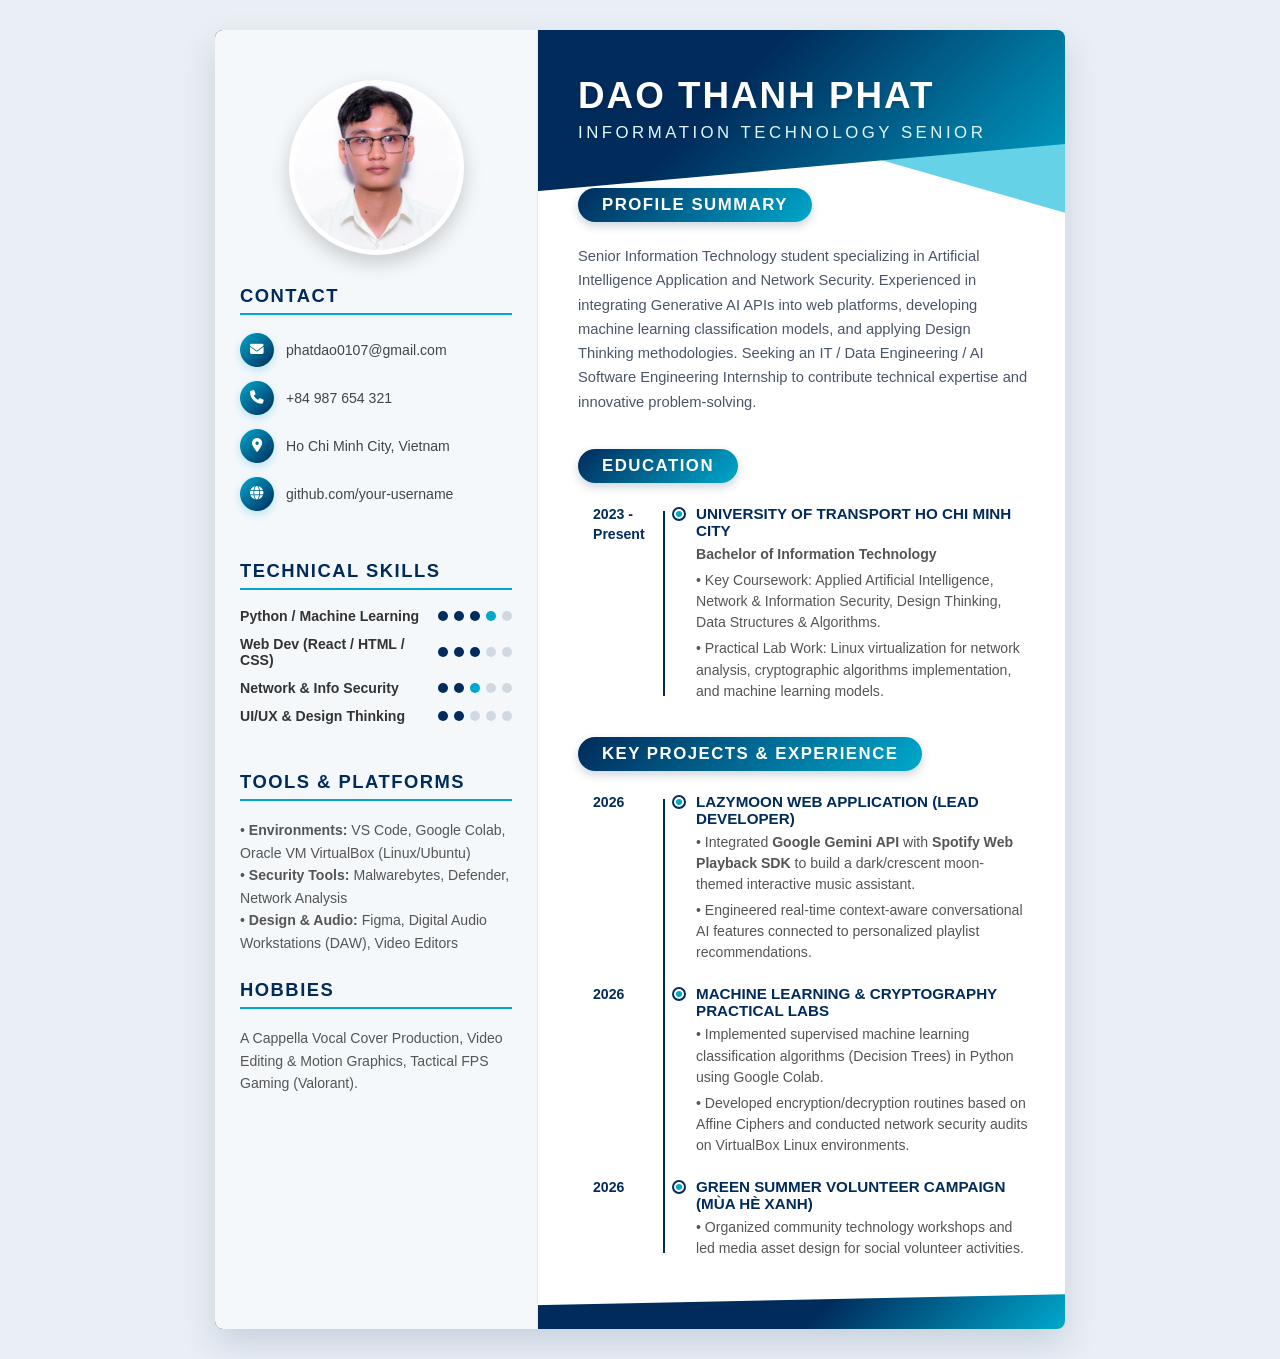
<file: index.html>
<!DOCTYPE html>
<html lang="en">
<head>
  <meta charset="UTF-8">
  <meta name="viewport" content="width=device-width, initial-scale=1.0">
  <title>Dao Thanh Phat - Software & AI Developer Resume</title>
  <!-- Font Awesome Icons -->
  <link rel="stylesheet" href="https://cdnjs.cloudflare.com/ajax/libs/font-awesome/6.4.0/css/all.min.css">
  <!-- CSS External File -->
  <link rel="stylesheet" href="style.css">
</head>
<body>

  <div class="cv-container">
    <!-- Top & Bottom Decorative Shapes -->
    <div class="bg-shape-1"></div>
    <div class="bg-shape-2"></div>

    <div class="cv-content">
      <!-- LEFT COLUMN -->
      <div class="left-col">
        <!-- Profile Image -->
        <div class="avatar-wrapper">
          <img src="avatar.jpg" alt="Dao Thanh Phat">
        </div>

        <!-- CONTACT INFO -->
        <h2 class="section-title-left">CONTACT</h2>
        <ul class="contact-list">
          <li class="contact-item">
            <div class="contact-icon"><i class="fa-solid fa-envelope"></i></div>
            <span>phatdao0107@gmail.com</span>
          </li>
          <li class="contact-item">
            <div class="contact-icon"><i class="fa-solid fa-phone"></i></div>
            <span>+84 987 654 321</span>
          </li>
          <li class="contact-item">
            <div class="contact-icon"><i class="fa-solid fa-location-dot"></i></div>
            <span>Ho Chi Minh City, Vietnam</span>
          </li>
          <li class="contact-item">
            <div class="contact-icon"><i class="fa-solid fa-globe"></i></div>
            <span>github.com/your-username</span>
          </li>
        </ul>

        <!-- TECHNICAL SKILLS -->
        <h2 class="section-title-left">TECHNICAL SKILLS</h2>
        <div class="skills-list">
          <div class="skill-item">
            <span>Python / Machine Learning</span>
            <div class="dots">
              <span class="dot active"></span>
              <span class="dot active"></span>
              <span class="dot active"></span>
              <span class="dot active-cyan"></span>
              <span class="dot"></span>
            </div>
          </div>
          <div class="skill-item">
            <span>Web Dev (React / HTML / CSS)</span>
            <div class="dots">
              <span class="dot active"></span>
              <span class="dot active"></span>
              <span class="dot active"></span>
              <span class="dot"></span>
              <span class="dot"></span>
            </div>
          </div>
          <div class="skill-item">
            <span>Network & Info Security</span>
            <div class="dots">
              <span class="dot active"></span>
              <span class="dot active"></span>
              <span class="dot active-cyan"></span>
              <span class="dot"></span>
              <span class="dot"></span>
            </div>
          </div>
          <div class="skill-item">
            <span>UI/UX & Design Thinking</span>
            <div class="dots">
              <span class="dot active"></span>
              <span class="dot active"></span>
              <span class="dot"></span>
              <span class="dot"></span>
              <span class="dot"></span>
            </div>
          </div>
        </div>

        <!-- TOOLS & ENVIRONMENTS -->
        <h2 class="section-title-left">TOOLS & PLATFORMS</h2>
        <p class="hobbies-text">
          • <b>Environments:</b> VS Code, Google Colab, Oracle VM VirtualBox (Linux/Ubuntu)<br>
          • <b>Security Tools:</b> Malwarebytes, Defender, Network Analysis<br>
          • <b>Design & Audio:</b> Figma, Digital Audio Workstations (DAW), Video Editors
        </p>

        <!-- HOBBIES -->
        <h2 class="section-title-left" style="margin-top: 25px;">HOBBIES</h2>
        <p class="hobbies-text">
          A Cappella Vocal Cover Production, Video Editing & Motion Graphics, Tactical FPS Gaming (Valorant).
        </p>
      </div>

      <!-- RIGHT COLUMN -->
      <div class="right-col">
        <!-- Header Info -->
        <div class="header-info">
          <h1>DAO THANH PHAT</h1>
          <h2>INFORMATION TECHNOLOGY SENIOR</h2>
        </div>

        <!-- OBJECTIVE / ABOUT ME -->
        <div class="section-block">
          <div class="pill-title">PROFILE SUMMARY</div>
          <p class="about-text">
            Senior Information Technology student specializing in Artificial Intelligence Application and Network Security. Experienced in integrating Generative AI APIs into web platforms, developing machine learning classification models, and applying Design Thinking methodologies. Seeking an IT / Data Engineering / AI Software Engineering Internship to contribute technical expertise and innovative problem-solving.
          </p>
        </div>

        <!-- EDUCATION -->
        <div class="section-block">
          <div class="pill-title">EDUCATION</div>
          <div class="timeline">
            <div class="timeline-item">
              <div class="timeline-year">2023 - Present</div>
              <div class="timeline-dot"></div>
              <div class="timeline-content">
                <h3>University of Transport Ho Chi Minh City</h3>
                <p><b>Bachelor of Information Technology</b></p>
                <p>• Key Coursework: Applied Artificial Intelligence, Network & Information Security, Design Thinking, Data Structures & Algorithms.</p>
                <p>• Practical Lab Work: Linux virtualization for network analysis, cryptographic algorithms implementation, and machine learning models.</p>
              </div>
            </div>
          </div>
        </div>

        <!-- PROJECTS & EXPERIENCE -->
        <div class="section-block">
          <div class="pill-title">KEY PROJECTS & EXPERIENCE</div>
          <div class="timeline">

            <div class="timeline-item">
              <div class="timeline-year">2026</div>
              <div class="timeline-dot"></div>
              <div class="timeline-content">
                <h3>LazyMoon Web Application (Lead Developer)</h3>
                <p>• Integrated <b>Google Gemini API</b> with <b>Spotify Web Playback SDK</b> to build a dark/crescent moon-themed interactive music assistant.</p>
                <p>• Engineered real-time context-aware conversational AI features connected to personalized playlist recommendations.</p>
              </div>
            </div>

            <div class="timeline-item">
              <div class="timeline-year">2026</div>
              <div class="timeline-dot"></div>
              <div class="timeline-content">
                <h3>Machine Learning & Cryptography Practical Labs</h3>
                <p>• Implemented supervised machine learning classification algorithms (Decision Trees) in Python using Google Colab.</p>
                <p>• Developed encryption/decryption routines based on Affine Ciphers and conducted network security audits on VirtualBox Linux environments.</p>
              </div>
            </div>

            <div class="timeline-item">
              <div class="timeline-year">2026</div>
              <div class="timeline-dot"></div>
              <div class="timeline-content">
                <h3>Green Summer Volunteer Campaign (Mùa Hè Xanh)</h3>
                <p>• Organized community technology workshops and led media asset design for social volunteer activities.</p>
              </div>
            </div>

          </div>
        </div>

      </div>
    </div>

    <div class="bg-footer"></div>
  </div>

</body>
</html>
</file>
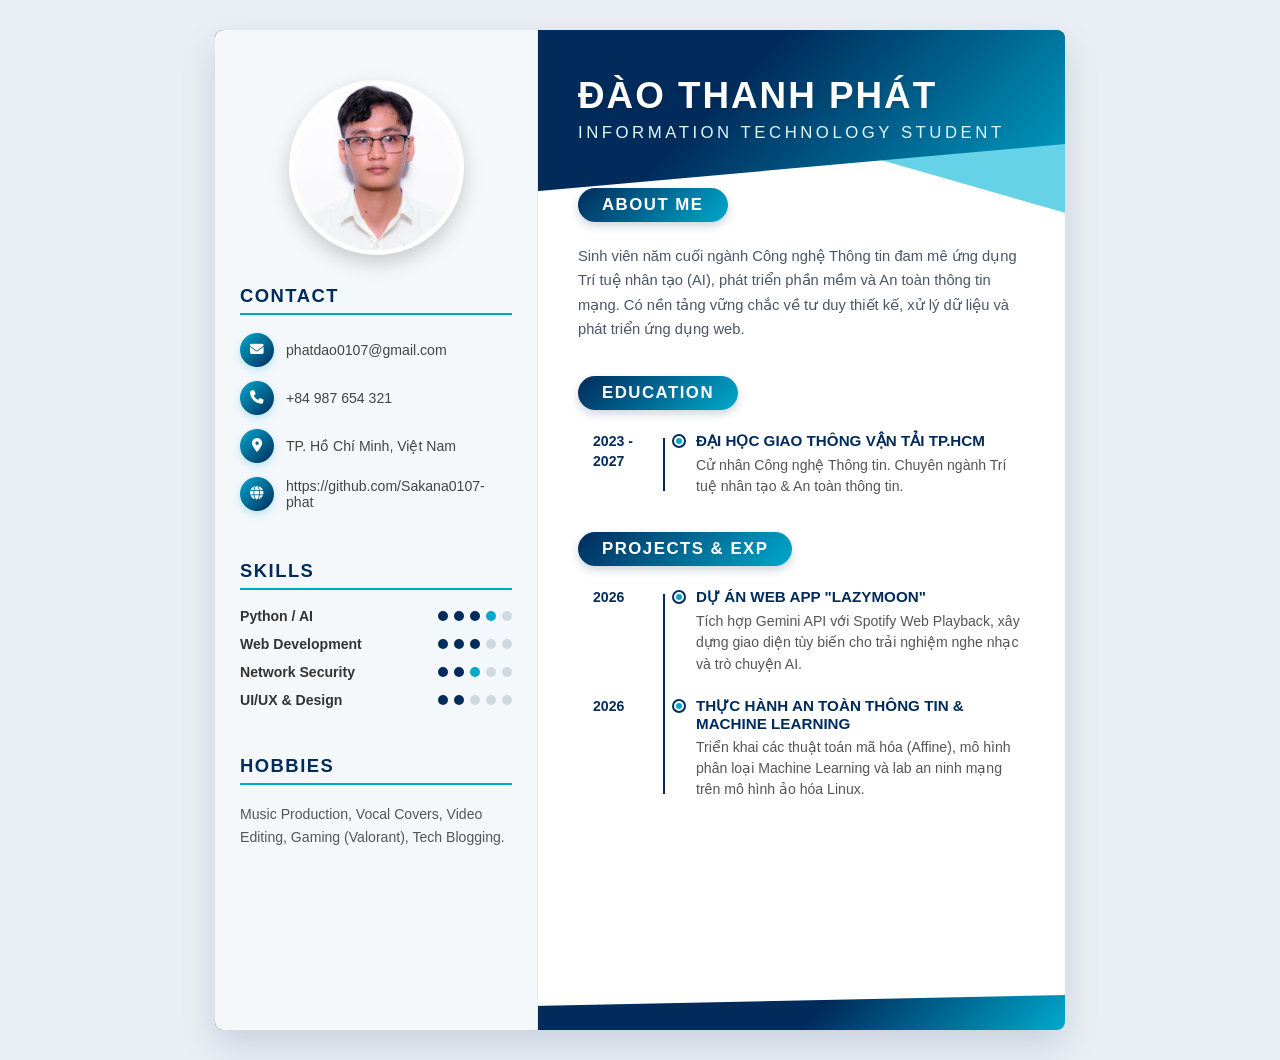
<file: my cv.html>
<!DOCTYPE html>
<html lang="vi">
<head>
  <meta charset="UTF-8">
  <meta name="viewport" content="width=device-width, initial-scale=1.0">
  <title>Đào Thanh Phát - Online Resume</title>
  <!-- Font Awesome Icons -->
  <link rel="stylesheet" href="https://cdnjs.cloudflare.com/ajax/libs/font-awesome/6.4.0/css/all.min.css">
  <!-- Nhúng file CSS bên ngoài -->
  <link rel="stylesheet" href="my cv.css">
</head>
<body>

  <div class="cv-container">
    <!-- Top & Bottom Decorative Shapes -->
    <div class="bg-shape-1"></div>
    <div class="bg-shape-2"></div>

    <div class="cv-content">
      <!-- CỘT TRÁI (LEFT COLUMN) -->
      <div class="left-col">
        <!-- Ảnh đại diện -->
        <div class="avatar-wrapper">
          <img src="avatar.jpg" alt="Đào Thanh Phát">
        </div>

        <!-- THÔNG TIN LIÊN HỆ -->
        <h2 class="section-title-left">CONTACT</h2>
        <ul class="contact-list">
          <li class="contact-item">
            <div class="contact-icon"><i class="fa-solid fa-envelope"></i></div>
            <span>phatdao0107@gmail.com</span>
          </li>
          <li class="contact-item">
            <div class="contact-icon"><i class="fa-solid fa-phone"></i></div>
            <span>+84 987 654 321</span>
          </li>
          <li class="contact-item">
            <div class="contact-icon"><i class="fa-solid fa-location-dot"></i></div>
            <span>TP. Hồ Chí Minh, Việt Nam</span>
          </li>
          <li class="contact-item">
            <div class="contact-icon"><i class="fa-solid fa-globe"></i></div>
            <span>https://github.com/Sakana0107-phat</span>
          </li>
        </ul>

        <!-- KỸ NĂNG (Đã hạ mỗi mục 1 bậc) -->
        <h2 class="section-title-left">SKILLS</h2>
        <div class="skills-list">
          <div class="skill-item">
            <span>Python / AI</span>
            <div class="dots">
              <span class="dot active"></span>
              <span class="dot active"></span>
              <span class="dot active"></span>
              <span class="dot active-cyan"></span>
              <span class="dot"></span>
            </div>
          </div>
          <div class="skill-item">
            <span>Web Development</span>
            <div class="dots">
              <span class="dot active"></span>
              <span class="dot active"></span>
              <span class="dot active"></span>
              <span class="dot"></span>
              <span class="dot"></span>
            </div>
          </div>
          <div class="skill-item">
            <span>Network Security</span>
            <div class="dots">
              <span class="dot active"></span>
              <span class="dot active"></span>
              <span class="dot active-cyan"></span>
              <span class="dot"></span>
              <span class="dot"></span>
            </div>
          </div>
          <div class="skill-item">
            <span>UI/UX & Design</span>
            <div class="dots">
              <span class="dot active"></span>
              <span class="dot active"></span>
              <span class="dot"></span>
              <span class="dot"></span>
              <span class="dot"></span>
            </div>
          </div>
        </div>

        <!-- SỞ THÍCH -->
        <h2 class="section-title-left">HOBBIES</h2>
        <p class="hobbies-text">
          Music Production, Vocal Covers, Video Editing, Gaming (Valorant), Tech Blogging.
        </p>
      </div>

      <!-- CỘT PHẢI (RIGHT COLUMN) -->
      <div class="right-col">
        <!-- Họ tên & Chức danh -->
        <div class="header-info">
          <h1>ĐÀO THANH PHÁT</h1>
          <h2>INFORMATION TECHNOLOGY STUDENT</h2>
        </div>

        <!-- GIỚI THIỆU THÂN SỰ -->
        <div class="section-block">
          <div class="pill-title">ABOUT ME</div>
          <p class="about-text">
            Sinh viên năm cuối ngành Công nghệ Thông tin đam mê ứng dụng Trí tuệ nhân tạo (AI), phát triển phần mềm và An toàn thông tin mạng. Có nền tảng vững chắc về tư duy thiết kế, xử lý dữ liệu và phát triển ứng dụng web.
          </p>
        </div>

        <!-- HỌC VẤN -->
        <div class="section-block">
          <div class="pill-title">EDUCATION</div>
          <div class="timeline">
            <div class="timeline-item">
              <div class="timeline-year">2023 - 2027</div>
              <div class="timeline-dot"></div>
              <div class="timeline-content">
                <h3>Đại học Giao thông vận tải TP.HCM</h3>
                <p>Cử nhân Công nghệ Thông tin. Chuyên ngành Trí tuệ nhân tạo & An toàn thông tin.</p>
              </div>
            </div>
          </div>
        </div>

        <!-- KINH NGHIỆM / DỰ ÁN -->
        <div class="section-block">
          <div class="pill-title">PROJECTS & EXP</div>
          <div class="timeline">
            <div class="timeline-item">
              <div class="timeline-year">2026</div>
              <div class="timeline-dot"></div>
              <div class="timeline-content">
                <h3>Dự án Web App "LazyMoon"</h3>
                <p>Tích hợp Gemini API với Spotify Web Playback, xây dựng giao diện tùy biến cho trải nghiệm nghe nhạc và trò chuyện AI.</p>
              </div>
            </div>
            <div class="timeline-item">
              <div class="timeline-year">2026</div>
              <div class="timeline-dot"></div>
              <div class="timeline-content">
                <h3>Thực hành An toàn thông tin & Machine Learning</h3>
                <p>Triển khai các thuật toán mã hóa (Affine), mô hình phân loại Machine Learning và lab an ninh mạng trên mô hình ảo hóa Linux.</p>
              </div>
            </div>
          </div>
        </div>

      </div>
    </div>

    <div class="bg-footer"></div>
  </div>

</body>
</html>
</file>
<file: style.css>
/* ==========================================
   RESET & CORE STYLES
   ========================================== */
* {
  box-sizing: border-box;
  margin: 0;
  padding: 0;
  font-family: 'Segoe UI', Roboto, Helvetica, Arial, sans-serif;
}

body {
  background-color: #eaeff5;
  color: #333;
  display: flex;
  justify-content: center;
  align-items: center;
  min-height: 100vh;
  padding: 30px 15px;
}

/* Container chuẩn khổ A4 tỉ lệ đẹp */
.cv-container {
  width: 100%;
  max-width: 850px;
  background: #ffffff;
  position: relative;
  overflow: hidden;
  border-radius: 8px;
  box-shadow: 0 15px 35px rgba(0, 43, 91, 0.15);
  display: flex;
  flex-direction: column;
  transition: transform 0.3s ease, box-shadow 0.3s ease;
}

.cv-container:hover {
  box-shadow: 0 20px 40px rgba(0, 43, 91, 0.22);
}

/* ==========================================
   DECORATIVE TOP BACKGROUND SHAPES
   ========================================== */
.bg-shape-1 {
  position: absolute;
  top: 0;
  right: 0;
  width: 100%;
  height: 190px;
  background: linear-gradient(135deg, #002b5b 55%, #00a8cc 100%);
  clip-path: polygon(0 0, 100% 0, 100% 60%, 0 100%);
  z-index: 1;
}

.bg-shape-2 {
  position: absolute;
  top: 0;
  right: 0;
  width: 100%;
  height: 215px;
  background: #00b4d8;
  clip-path: polygon(25% 0, 100% 0, 100% 85%);
  z-index: 0;
  opacity: 0.6;
}

/* ==========================================
   MAIN LAYOUT & CONTENT
   ========================================== */
.cv-content {
  position: relative;
  z-index: 2;
  display: flex;
  flex-direction: row;
  min-height: 1000px;
}

/* CỘT TRÁI (LEFT COLUMN) */
.left-col {
  width: 38%;
  background-color: #f4f8fb;
  padding: 35px 25px;
  display: flex;
  flex-direction: column;
  align-items: center;
  border-right: 1px solid #e1e8ed;
}

/* Avatar với hiệu ứng Hover */
.avatar-wrapper {
  width: 175px;
  height: 175px;
  border-radius: 50%;
  border: 5px solid #ffffff;
  box-shadow: 0 8px 20px rgba(0, 0, 0, 0.18);
  overflow: hidden;
  margin-top: 15px;
  margin-bottom: 30px;
  background-color: #fff;
  transition: transform 0.3s ease, box-shadow 0.3s ease;
}

.avatar-wrapper:hover {
  transform: scale(1.04);
  box-shadow: 0 12px 25px rgba(0, 168, 204, 0.3);
}

.avatar-wrapper img {
  width: 100%;
  height: 100%;
  object-fit: cover;
}

/* Tiêu đề mục cột trái */
.section-title-left {
  color: #002b5b;
  font-size: 1.15rem;
  font-weight: 700;
  letter-spacing: 1.5px;
  margin-bottom: 18px;
  text-transform: uppercase;
  align-self: flex-start;
  width: 100%;
  border-bottom: 2.5px solid #00a8cc;
  padding-bottom: 6px;
}

/* Contact Info */
.contact-list {
  list-style: none;
  width: 100%;
  margin-bottom: 35px;
}

.contact-item {
  display: flex;
  align-items: center;
  margin-bottom: 14px;
  font-size: 0.88rem;
  color: #444;
  word-break: break-word;
  transition: transform 0.2s ease;
}

.contact-item:hover {
  transform: translateX(4px);
  color: #002b5b;
}

.contact-icon {
  width: 34px;
  height: 34px;
  border-radius: 50%;
  background: linear-gradient(135deg, #00a8cc, #002b5b);
  color: #ffffff;
  display: flex;
  align-items: center;
  justify-content: center;
  margin-right: 12px;
  font-size: 0.85rem;
  flex-shrink: 0;
  box-shadow: 0 3px 8px rgba(0, 168, 204, 0.25);
}

/* Skills Section */
.skills-list {
  width: 100%;
  margin-bottom: 35px;
}

.skill-item {
  display: flex;
  justify-content: space-between;
  align-items: center;
  margin-bottom: 12px;
  font-size: 0.88rem;
  color: #333;
  font-weight: 600;
}

.dots {
  display: flex;
  gap: 6px;
}

.dot {
  width: 10px;
  height: 10px;
  border-radius: 50%;
  background-color: #d1d9e0;
  transition: background-color 0.3s ease;
}

.dot.active {
  background-color: #002b5b;
}

.dot.active-cyan {
  background-color: #00a8cc;
}

/* Hobbies */
.hobbies-text {
  font-size: 0.88rem;
  color: #555;
  line-height: 1.6;
  width: 100%;
}

/* CỘT PHẢI (RIGHT COLUMN) */
.right-col {
  width: 62%;
  padding: 35px 35px 35px 40px;
}

/* Header Text (Nằm trên mảng màu xanh) */
.header-info {
  margin-top: 10px;
  margin-bottom: 45px;
  color: #ffffff;
}

.header-info h1 {
  font-size: 2.3rem;
  font-weight: 800;
  letter-spacing: 2px;
  text-transform: uppercase;
  text-shadow: 0 2px 4px rgba(0, 0, 0, 0.15);
}

.header-info h2 {
  font-size: 1.05rem;
  font-weight: 500;
  letter-spacing: 3.5px;
  margin-top: 6px;
  color: #e0f7fa;
}

/* Section Title dạng Viên thuốc (Pill header) */
.pill-title {
  background: linear-gradient(135deg, #002b5b 0%, #00a8cc 100%);
  color: #ffffff;
  padding: 7px 24px;
  border-radius: 20px;
  font-size: 1.05rem;
  font-weight: 700;
  letter-spacing: 1.5px;
  display: inline-block;
  text-transform: uppercase;
  margin-bottom: 22px;
  box-shadow: 0 4px 10px rgba(0, 43, 91, 0.2);
}

.section-block {
  margin-bottom: 35px;
}

.about-text {
  font-size: 0.92rem;
  color: #4a5568;
  line-height: 1.65;
}

/* Timeline Layout (Học vấn & Dự án) */
.timeline {
  position: relative;
  padding-left: 15px;
}

.timeline::before {
  content: '';
  position: absolute;
  left: 85px;
  top: 6px;
  bottom: 6px;
  width: 2px;
  background-color: #002b5b;
}

.timeline-item {
  position: relative;
  display: flex;
  margin-bottom: 22px;
}

.timeline-year {
  width: 75px;
  font-weight: 700;
  color: #002b5b;
  font-size: 0.88rem;
  line-height: 1.4;
  flex-shrink: 0;
}

.timeline-dot {
  position: absolute;
  left: 81px;
  top: 4px;
  width: 10px;
  height: 10px;
  border-radius: 50%;
  background-color: #00a8cc;
  border: 2px solid #ffffff;
  box-shadow: 0 0 0 2px #002b5b;
  z-index: 2;
  transition: transform 0.2s ease, background-color 0.2s ease;
}

.timeline-item:hover .timeline-dot {
  transform: scale(1.3);
  background-color: #002b5b;
}

.timeline-content {
  padding-left: 28px;
  flex: 1;
}

.timeline-content h3 {
  font-size: 0.95rem;
  font-weight: 700;
  color: #002b5b;
  text-transform: uppercase;
}

.timeline-content p {
  font-size: 0.88rem;
  color: #555;
  margin-top: 5px;
  line-height: 1.5;
}

/* Footer Shape */
.bg-footer {
  position: absolute;
  bottom: 0;
  left: 0;
  width: 100%;
  height: 35px;
  background: linear-gradient(135deg, #002b5b 70%, #00a8cc 100%);
  clip-path: polygon(0 50%, 100% 0, 100% 100%, 0 100%);
}

/* ==========================================
   RESPONSIVE DESIGN (Tối ưu thiết bị di động)
   ========================================== */
@media (max-width: 700px) {
  body {
    padding: 0;
  }
  
  .cv-container {
    border-radius: 0;
    box-shadow: none;
  }

  .cv-content {
    flex-direction: column;
  }

  .left-col, .right-col {
    width: 100%;
  }

  .left-col {
    border-right: none;
    border-bottom: 1px solid #e1e8ed;
  }

  .bg-shape-1 {
    height: 150px;
  }

  .header-info {
    color: #002b5b;
    margin-top: 10px;
    margin-bottom: 30px;
  }

  .header-info h2 {
    color: #00a8cc;
  }
}

/* CSS Hỗ trợ khi nhấn In (Ctrl + P) thành PDF */
@media print {
  body {
    background: none;
    padding: 0;
  }
  .cv-container {
    box-shadow: none;
    max-width: 100%;
  }
}
</file>
<file: my cv.css>
/* ==========================================
   RESET & CORE STYLES
   ========================================== */
* {
  box-sizing: border-box;
  margin: 0;
  padding: 0;
  font-family: 'Segoe UI', Roboto, Helvetica, Arial, sans-serif;
}

body {
  background-color: #eaeff5;
  color: #333;
  display: flex;
  justify-content: center;
  align-items: center;
  min-height: 100vh;
  padding: 30px 15px;
}

/* Container chuẩn khổ A4 tỉ lệ đẹp */
.cv-container {
  width: 100%;
  max-width: 850px;
  background: #ffffff;
  position: relative;
  overflow: hidden;
  border-radius: 8px;
  box-shadow: 0 15px 35px rgba(0, 43, 91, 0.15);
  display: flex;
  flex-direction: column;
  transition: transform 0.3s ease, box-shadow 0.3s ease;
}

.cv-container:hover {
  box-shadow: 0 20px 40px rgba(0, 43, 91, 0.22);
}

/* ==========================================
   DECORATIVE TOP BACKGROUND SHAPES
   ========================================== */
.bg-shape-1 {
  position: absolute;
  top: 0;
  right: 0;
  width: 100%;
  height: 190px;
  background: linear-gradient(135deg, #002b5b 55%, #00a8cc 100%);
  clip-path: polygon(0 0, 100% 0, 100% 60%, 0 100%);
  z-index: 1;
}

.bg-shape-2 {
  position: absolute;
  top: 0;
  right: 0;
  width: 100%;
  height: 215px;
  background: #00b4d8;
  clip-path: polygon(25% 0, 100% 0, 100% 85%);
  z-index: 0;
  opacity: 0.6;
}

/* ==========================================
   MAIN LAYOUT & CONTENT
   ========================================== */
.cv-content {
  position: relative;
  z-index: 2;
  display: flex;
  flex-direction: row;
  min-height: 1000px;
}

/* CỘT TRÁI (LEFT COLUMN) */
.left-col {
  width: 38%;
  background-color: #f4f8fb;
  padding: 35px 25px;
  display: flex;
  flex-direction: column;
  align-items: center;
  border-right: 1px solid #e1e8ed;
}

/* Avatar với hiệu ứng Hover */
.avatar-wrapper {
  width: 175px;
  height: 175px;
  border-radius: 50%;
  border: 5px solid #ffffff;
  box-shadow: 0 8px 20px rgba(0, 0, 0, 0.18);
  overflow: hidden;
  margin-top: 15px;
  margin-bottom: 30px;
  background-color: #fff;
  transition: transform 0.3s ease, box-shadow 0.3s ease;
}

.avatar-wrapper:hover {
  transform: scale(1.04);
  box-shadow: 0 12px 25px rgba(0, 168, 204, 0.3);
}

.avatar-wrapper img {
  width: 100%;
  height: 100%;
  object-fit: cover;
}

/* Tiêu đề mục cột trái */
.section-title-left {
  color: #002b5b;
  font-size: 1.15rem;
  font-weight: 700;
  letter-spacing: 1.5px;
  margin-bottom: 18px;
  text-transform: uppercase;
  align-self: flex-start;
  width: 100%;
  border-bottom: 2.5px solid #00a8cc;
  padding-bottom: 6px;
}

/* Contact Info */
.contact-list {
  list-style: none;
  width: 100%;
  margin-bottom: 35px;
}

.contact-item {
  display: flex;
  align-items: center;
  margin-bottom: 14px;
  font-size: 0.88rem;
  color: #444;
  word-break: break-word;
  transition: transform 0.2s ease;
}

.contact-item:hover {
  transform: translateX(4px);
  color: #002b5b;
}

.contact-icon {
  width: 34px;
  height: 34px;
  border-radius: 50%;
  background: linear-gradient(135deg, #00a8cc, #002b5b);
  color: #ffffff;
  display: flex;
  align-items: center;
  justify-content: center;
  margin-right: 12px;
  font-size: 0.85rem;
  flex-shrink: 0;
  box-shadow: 0 3px 8px rgba(0, 168, 204, 0.25);
}

/* Skills Section */
.skills-list {
  width: 100%;
  margin-bottom: 35px;
}

.skill-item {
  display: flex;
  justify-content: space-between;
  align-items: center;
  margin-bottom: 12px;
  font-size: 0.88rem;
  color: #333;
  font-weight: 600;
}

.dots {
  display: flex;
  gap: 6px;
}

.dot {
  width: 10px;
  height: 10px;
  border-radius: 50%;
  background-color: #d1d9e0;
  transition: background-color 0.3s ease;
}

.dot.active {
  background-color: #002b5b;
}

.dot.active-cyan {
  background-color: #00a8cc;
}

/* Hobbies */
.hobbies-text {
  font-size: 0.88rem;
  color: #555;
  line-height: 1.6;
  width: 100%;
}

/* CỘT PHẢI (RIGHT COLUMN) */
.right-col {
  width: 62%;
  padding: 35px 35px 35px 40px;
}

/* Header Text (Nằm trên mảng màu xanh) */
.header-info {
  margin-top: 10px;
  margin-bottom: 45px;
  color: #ffffff;
}

.header-info h1 {
  font-size: 2.3rem;
  font-weight: 800;
  letter-spacing: 2px;
  text-transform: uppercase;
  text-shadow: 0 2px 4px rgba(0, 0, 0, 0.15);
}

.header-info h2 {
  font-size: 1.05rem;
  font-weight: 500;
  letter-spacing: 3.5px;
  margin-top: 6px;
  color: #e0f7fa;
}

/* Section Title dạng Viên thuốc (Pill header) */
.pill-title {
  background: linear-gradient(135deg, #002b5b 0%, #00a8cc 100%);
  color: #ffffff;
  padding: 7px 24px;
  border-radius: 20px;
  font-size: 1.05rem;
  font-weight: 700;
  letter-spacing: 1.5px;
  display: inline-block;
  text-transform: uppercase;
  margin-bottom: 22px;
  box-shadow: 0 4px 10px rgba(0, 43, 91, 0.2);
}

.section-block {
  margin-bottom: 35px;
}

.about-text {
  font-size: 0.92rem;
  color: #4a5568;
  line-height: 1.65;
}

/* Timeline Layout (Học vấn & Dự án) */
.timeline {
  position: relative;
  padding-left: 15px;
}

.timeline::before {
  content: '';
  position: absolute;
  left: 85px;
  top: 6px;
  bottom: 6px;
  width: 2px;
  background-color: #002b5b;
}

.timeline-item {
  position: relative;
  display: flex;
  margin-bottom: 22px;
}

.timeline-year {
  width: 75px;
  font-weight: 700;
  color: #002b5b;
  font-size: 0.88rem;
  line-height: 1.4;
  flex-shrink: 0;
}

.timeline-dot {
  position: absolute;
  left: 81px;
  top: 4px;
  width: 10px;
  height: 10px;
  border-radius: 50%;
  background-color: #00a8cc;
  border: 2px solid #ffffff;
  box-shadow: 0 0 0 2px #002b5b;
  z-index: 2;
  transition: transform 0.2s ease, background-color 0.2s ease;
}

.timeline-item:hover .timeline-dot {
  transform: scale(1.3);
  background-color: #002b5b;
}

.timeline-content {
  padding-left: 28px;
  flex: 1;
}

.timeline-content h3 {
  font-size: 0.95rem;
  font-weight: 700;
  color: #002b5b;
  text-transform: uppercase;
}

.timeline-content p {
  font-size: 0.88rem;
  color: #555;
  margin-top: 5px;
  line-height: 1.5;
}

/* Footer Shape */
.bg-footer {
  position: absolute;
  bottom: 0;
  left: 0;
  width: 100%;
  height: 35px;
  background: linear-gradient(135deg, #002b5b 70%, #00a8cc 100%);
  clip-path: polygon(0 50%, 100% 0, 100% 100%, 0 100%);
}

/* ==========================================
   RESPONSIVE DESIGN (Tối ưu thiết bị di động)
   ========================================== */
@media (max-width: 700px) {
  body {
    padding: 0;
  }
  
  .cv-container {
    border-radius: 0;
    box-shadow: none;
  }

  .cv-content {
    flex-direction: column;
  }

  .left-col, .right-col {
    width: 100%;
  }

  .left-col {
    border-right: none;
    border-bottom: 1px solid #e1e8ed;
  }

  .bg-shape-1 {
    height: 150px;
  }

  .header-info {
    color: #002b5b;
    margin-top: 10px;
    margin-bottom: 30px;
  }

  .header-info h2 {
    color: #00a8cc;
  }
}

/* CSS Hỗ trợ khi nhấn In (Ctrl + P) thành PDF */
@media print {
  body {
    background: none;
    padding: 0;
  }
  .cv-container {
    box-shadow: none;
    max-width: 100%;
  }
}
</file>
